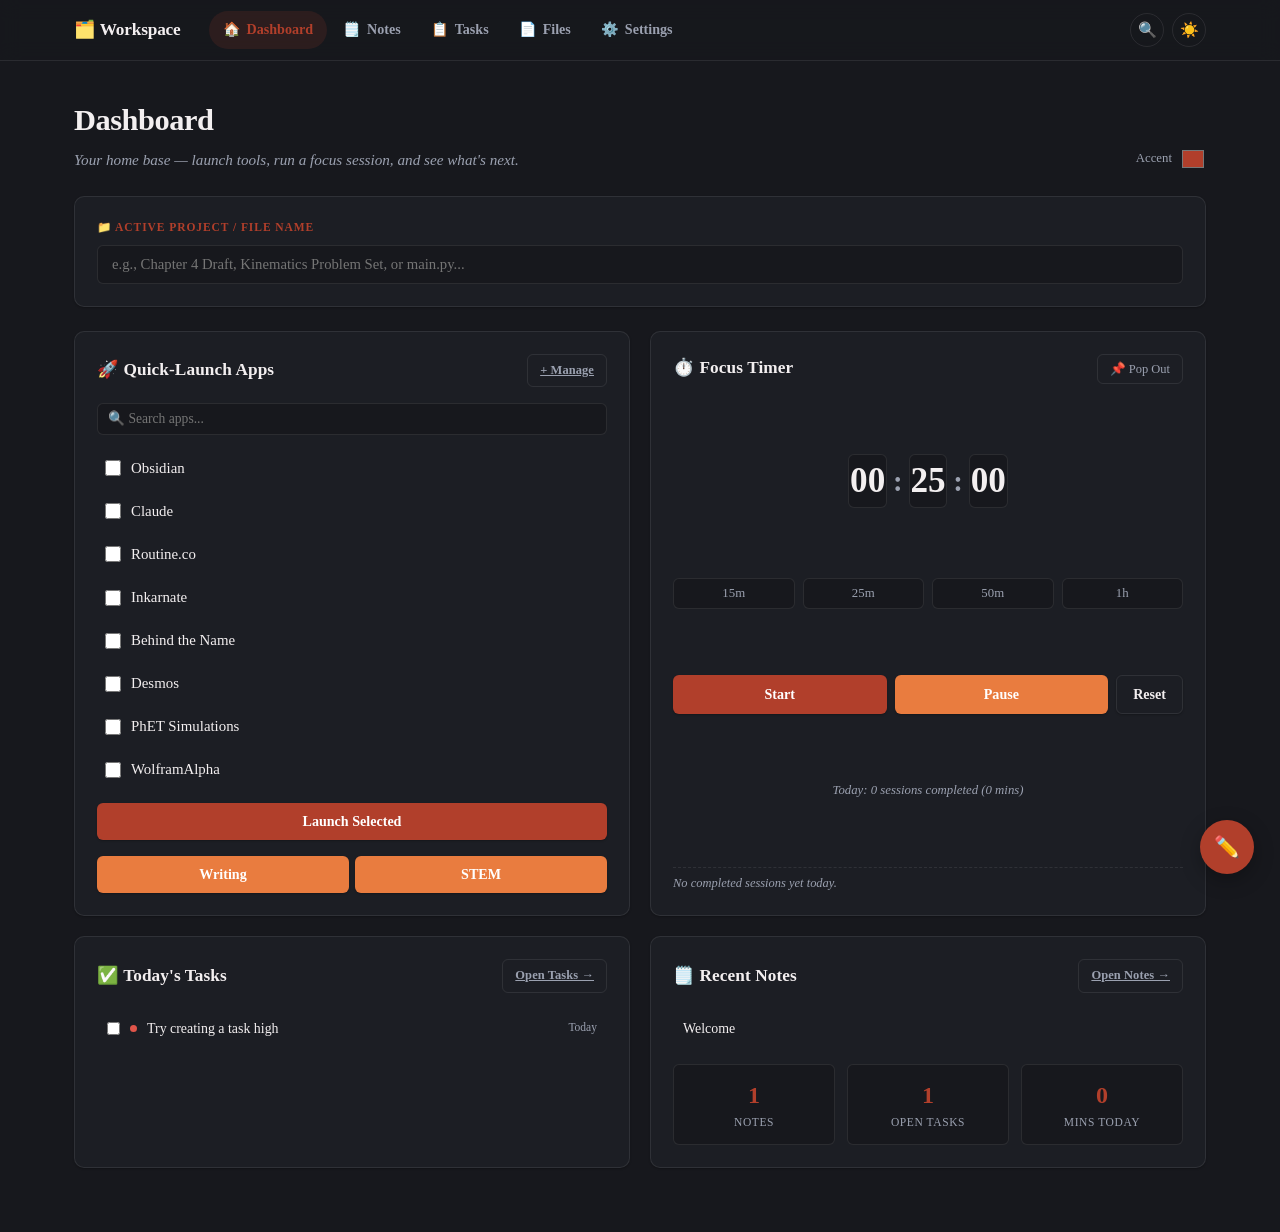
<file: index.html>
<!DOCTYPE html>
<html lang="en">
<head>
  <meta charset="UTF-8">
  <meta name="viewport" content="width=device-width, initial-scale=1.0">
  <title>Dashboard — Workspace</title>
  <link rel="stylesheet" href="css/styles.css">
</head>
<body>

  <nav class="topnav">
    <div class="topnav-inner">
      <a href="index.html" class="topnav-brand">🗂️ Workspace</a>
      <div class="topnav-links">
        <a href="index.html" class="topnav-link" data-nav="dashboard">🏠 <span class="label">Dashboard</span></a>
        <a href="notes.html" class="topnav-link" data-nav="notes">🗒️ <span class="label">Notes</span></a>
        <a href="tasks.html" class="topnav-link" data-nav="tasks">📋 <span class="label">Tasks</span></a>
        <a href="preview.html" class="topnav-link" data-nav="preview">📄 <span class="label">Files</span></a>
        <a href="settings.html" class="topnav-link" data-nav="settings">⚙️ <span class="label">Settings</span></a>
      </div>
      <div class="topnav-actions">
        <button class="topnav-timer-badge" id="timerBadge"></button>
        <button class="topnav-icon-btn" onclick="openCommandPalette()" title="Command palette (Ctrl/Cmd+P)">🔍</button>
        <button class="topnav-icon-btn" id="themeBtn" onclick="toggleTheme()">☀️</button>
      </div>
    </div>
  </nav>

  <div class="page">
    <div class="page-header">
      <div>
        <div class="page-title">Dashboard</div>
        <div class="page-subtitle">Your home base — launch tools, run a focus session, and see what's next.</div>
      </div>
      <div class="page-header-actions">
        <div class="accent-picker-wrapper flex-row">
          <span class="text-muted" style="font-size:0.8rem;">Accent</span>
          <input type="color" id="accentPicker" style="width:26px;height:26px;border:none;background:transparent;cursor:pointer;" value="#B13F2B" onchange="updateAccentColor(this.value)">
        </div>
      </div>
    </div>

    <div class="card" style="gap: 8px;">
      <label for="activeFile" class="section-label">📁 Active Project / File Name</label>
      <input type="text" id="activeFile" class="text-input" placeholder="e.g., Chapter 4 Draft, Kinematics Problem Set, or main.py...">
    </div>

    <div id="mainGrid" class="widget-grid">
      <!-- Quick-Launch Apps -->
      <div class="card" data-widget-id="launcher" ondragover="onWidgetDragOver(event)" ondrop="onWidgetDrop(event,'launcher')">
        <div class="widget-edit-overlay">
          <button class="btn-icon" onclick="toggleWidgetWide('launcher')" title="Toggle wide">⬍</button>
          <button class="btn-icon btn-icon-close" onclick="toggleWidgetHidden('launcher')" title="Remove">✕</button>
        </div>
        <h2>
          <span class="card-title"><span class="drag-handle" draggable="true" ondragstart="onWidgetDragStart(event,'launcher')">⋮⋮</span>🚀 Quick-Launch Apps</span>
          <div class="header-controls">
            <a class="btn-icon" href="settings.html#apps">+ Manage</a>
          </div>
        </h2>
        <input type="text" id="appSearchInput" class="text-input" placeholder="🔍 Search apps..." oninput="renderChecklist()" style="font-size: 0.85rem; padding: 7px 10px;">
        <div class="checklist" id="checklistContainer"></div>
        <button class="btn" onclick="launchSelected()">Launch Selected</button>
        <div class="header-controls" id="presetButtonsContainer" style="width:100%;"></div>
      </div>

      <!-- Focus Timer -->
      <div class="card" style="justify-content: space-between;" data-widget-id="timer" ondragover="onWidgetDragOver(event)" ondrop="onWidgetDrop(event,'timer')">
        <div class="widget-edit-overlay">
          <button class="btn-icon" onclick="toggleWidgetWide('timer')" title="Toggle wide">⬍</button>
          <button class="btn-icon btn-icon-close" onclick="toggleWidgetHidden('timer')" title="Remove">✕</button>
        </div>
        <h2>
          <span class="card-title"><span class="drag-handle" draggable="true" ondragstart="onWidgetDragStart(event,'timer')">⋮⋮</span>⏱️ Focus Timer</span>
          <div class="header-controls">
            <button class="btn-icon" onclick="popoutTimer()">📌 Pop Out</button>
          </div>
        </h2>

        <div class="timer-display">
          <input type="number" id="hrsSlot" class="time-slot" value="00" min="0" max="99" onchange="onTimerInputsChanged()">
          <span class="timer-colon">:</span>
          <input type="number" id="minsSlot" class="time-slot" value="25" min="0" max="59" onchange="onTimerInputsChanged()">
          <span class="timer-colon">:</span>
          <input type="number" id="secsSlot" class="time-slot" value="00" min="0" max="59" onchange="onTimerInputsChanged()">
        </div>

        <div class="preset-group">
          <button class="btn-preset" onclick="timerSetSeconds(15*60)">15m</button>
          <button class="btn-preset" onclick="timerSetSeconds(25*60)">25m</button>
          <button class="btn-preset" onclick="timerSetSeconds(50*60)">50m</button>
          <button class="btn-preset" onclick="timerSetSeconds(60*60)">1h</button>
        </div>

        <div class="timer-controls">
          <button class="btn" id="startBtn" onclick="timerStart()">Start</button>
          <button class="btn btn-light" onclick="timerPause()">Pause</button>
          <button class="btn btn-ghost" style="flex: 0.8;" onclick="timerReset()">Reset</button>
        </div>

        <div class="stats-badge" id="statsDisplay">Today: 0 sessions completed (0 mins)</div>
        <div class="history-log" id="sessionHistoryLog"><div><em>No completed sessions yet today.</em></div></div>
      </div>

      <!-- Tasks for Today -->
      <div class="card" data-widget-id="todaytasks" ondragover="onWidgetDragOver(event)" ondrop="onWidgetDrop(event,'todaytasks')">
        <div class="widget-edit-overlay">
          <button class="btn-icon" onclick="toggleWidgetWide('todaytasks')" title="Toggle wide">⬍</button>
          <button class="btn-icon btn-icon-close" onclick="toggleWidgetHidden('todaytasks')" title="Remove">✕</button>
        </div>
        <h2>
          <span class="card-title"><span class="drag-handle" draggable="true" ondragstart="onWidgetDragStart(event,'todaytasks')">⋮⋮</span>✅ Today's Tasks</span>
          <div class="header-controls">
            <a class="btn-icon" href="tasks.html">Open Tasks →</a>
          </div>
        </h2>
        <div class="mini-list" id="todayTasksList"></div>
      </div>

      <!-- Recent Notes -->
      <div class="card" data-widget-id="recentnotes" ondragover="onWidgetDragOver(event)" ondrop="onWidgetDrop(event,'recentnotes')">
        <div class="widget-edit-overlay">
          <button class="btn-icon" onclick="toggleWidgetWide('recentnotes')" title="Toggle wide">⬍</button>
          <button class="btn-icon btn-icon-close" onclick="toggleWidgetHidden('recentnotes')" title="Remove">✕</button>
        </div>
        <h2>
          <span class="card-title"><span class="drag-handle" draggable="true" ondragstart="onWidgetDragStart(event,'recentnotes')">⋮⋮</span>🗒️ Recent Notes</span>
          <div class="header-controls">
            <a class="btn-icon" href="notes.html">Open Notes →</a>
          </div>
        </h2>
        <div class="mini-list" id="recentNotesList"></div>
        <div class="stat-row" id="dashboardStatTiles"></div>
      </div>
    </div>
  </div>

  <!-- Edit Layout FAB -->
  <button class="dash-edit-fab" id="dashEditFab" onclick="toggleDashEditMode()" title="Edit dashboard layout">✏️</button>
  <div class="dash-edit-panel" id="dashEditPanel">
    <div>
      <label class="section-label">Columns</label>
      <div class="dash-col-btns" id="dashColButtons"></div>
    </div>
    <div>
      <label class="section-label">Widgets</label>
      <div class="settings-list" id="dashWidgetToggleList"></div>
    </div>
    <span class="field-hint">Drag ⋮⋮ on any panel to reorder it, or use ✕ to remove it.</span>
  </div>

  <!-- Command Palette -->
  <div class="modal-overlay" id="paletteModal" style="align-items: flex-start; padding-top: 12vh;">
    <div class="modal-card palette-modal-card">
      <input type="text" id="paletteInput" class="palette-input" placeholder="Type a note name or command..." oninput="filterPalette()">
      <div class="palette-list" id="paletteList"></div>
      <div class="palette-hint">↑↓ to navigate · Enter to select · Esc to close</div>
    </div>
  </div>

  <canvas id="timerCanvas" width="800" height="400" style="display:none;"></canvas>
  <video id="timerVideo" autoplay muted style="display:none;"></video>

  <script src="js/common.js"></script>
  <script src="js/dashboard.js"></script>
</body>
</html>
</file>
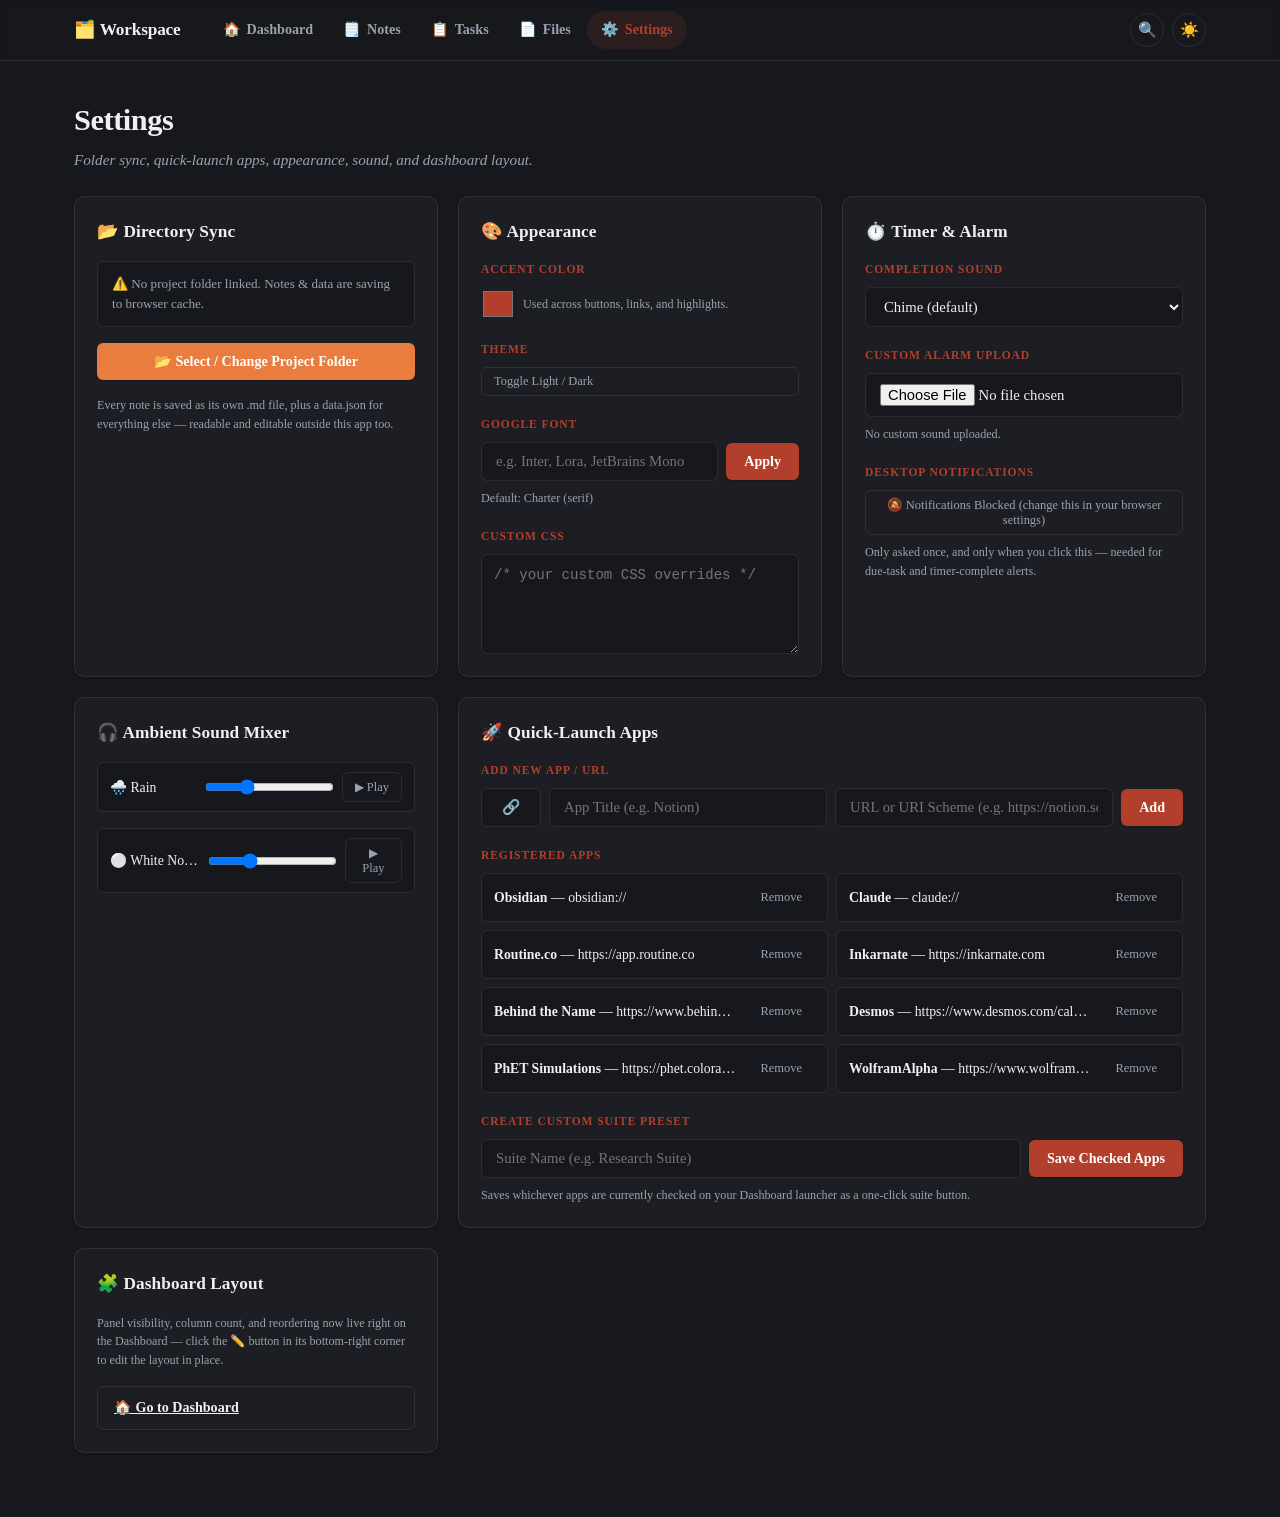
<file: settings.html>
<!DOCTYPE html>
<html lang="en">
<head>
  <meta charset="UTF-8">
  <meta name="viewport" content="width=device-width, initial-scale=1.0">
  <title>Settings — Workspace</title>
  <link rel="stylesheet" href="css/styles.css">
</head>
<body>

  <nav class="topnav">
    <div class="topnav-inner">
      <a href="index.html" class="topnav-brand">🗂️ Workspace</a>
      <div class="topnav-links">
        <a href="index.html" class="topnav-link" data-nav="dashboard">🏠 <span class="label">Dashboard</span></a>
        <a href="notes.html" class="topnav-link" data-nav="notes">🗒️ <span class="label">Notes</span></a>
        <a href="tasks.html" class="topnav-link" data-nav="tasks">📋 <span class="label">Tasks</span></a>
        <a href="preview.html" class="topnav-link" data-nav="preview">📄 <span class="label">Files</span></a>
        <a href="settings.html" class="topnav-link" data-nav="settings">⚙️ <span class="label">Settings</span></a>
      </div>
      <div class="topnav-actions">
        <button class="topnav-timer-badge" id="timerBadge"></button>
        <button class="topnav-icon-btn" onclick="openCommandPalette()" title="Command palette (Ctrl/Cmd+P)">🔍</button>
        <button class="topnav-icon-btn" id="themeBtn" onclick="toggleTheme()">☀️</button>
      </div>
    </div>
  </nav>

  <div class="page">
    <div class="page-header">
      <div>
        <div class="page-title">Settings</div>
        <div class="page-subtitle">Folder sync, quick-launch apps, appearance, sound, and dashboard layout.</div>
      </div>
    </div>

    <div class="settings-grid">

      <!-- Directory Sync -->
      <div class="card">
        <h2><span class="card-title">📂 Directory Sync</span></h2>
        <div class="sync-status" id="fileSyncStatus">⚠️ No project folder linked. Notes & data are saving to browser cache.</div>
        <button class="btn btn-light" onclick="selectProjectDirectory()">📂 Select / Change Project Folder</button>
        <span class="field-hint">Every note is saved as its own <code>.md</code> file, plus a <code>data.json</code> for everything else — readable and editable outside this app too.</span>
      </div>

      <!-- Appearance -->
      <div class="card">
        <h2><span class="card-title">🎨 Appearance</span></h2>
        <div class="settings-section">
          <label class="section-label">Accent Color</label>
          <div class="flex-row">
            <input type="color" id="accentPicker" style="width: 34px; height: 34px; border: none; background: transparent; cursor: pointer;" value="#B13F2B" onchange="updateAccentColor(this.value)">
            <span class="field-hint">Used across buttons, links, and highlights.</span>
          </div>
        </div>
        <div class="settings-section">
          <label class="section-label">Theme</label>
          <button class="btn-icon" onclick="toggleTheme()">Toggle Light / Dark</button>
        </div>
        <div class="settings-section">
          <label class="section-label">Google Font</label>
          <div class="flex-row">
            <input type="text" id="googleFontInput" class="text-input" placeholder="e.g. Inter, Lora, JetBrains Mono">
            <button class="btn btn-auto" onclick="applyGoogleFontFromInput()">Apply</button>
          </div>
          <span class="field-hint" id="currentFontLabel">Default: Charter (serif)</span>
        </div>
        <div class="settings-section">
          <label class="section-label">Custom CSS</label>
          <textarea id="customCssInput" class="textarea-mono" style="height: 100px;" placeholder="/* your custom CSS overrides */" oninput="saveCustomCss()"></textarea>
        </div>
      </div>

      <!-- Timer & Alarm -->
      <div class="card">
        <h2><span class="card-title">⏱️ Timer & Alarm</span></h2>
        <div class="settings-section">
          <label class="section-label">Completion Sound</label>
          <select id="alarmSoundSelect" class="select-input" onchange="saveAlarmSound()">
            <option value="chime">Chime (default)</option>
            <option value="bell">Soft Bell</option>
            <option value="beep">Digital Beep</option>
            <option value="silent">Mute</option>
          </select>
        </div>
        <div class="settings-section">
          <label class="section-label">Custom Alarm Upload</label>
          <input type="file" accept="audio/*" id="customAlarmUpload" class="text-input" onchange="handleCustomAlarmUpload(event)">
          <span class="field-hint" id="customAlarmStatus">No custom sound uploaded.</span>
        </div>
        <div class="settings-section">
          <label class="section-label">Desktop Notifications</label>
          <button class="btn-icon" id="notifPermissionBtn" onclick="onEnableNotificationsClick()">🔔 Enable Desktop Notifications</button>
          <span class="field-hint">Only asked once, and only when you click this — needed for due-task and timer-complete alerts.</span>
        </div>
      </div>

      <!-- Ambient Sound Mixer -->
      <div class="card">
        <h2><span class="card-title">🎧 Ambient Sound Mixer</span></h2>
        <div class="settings-item">
          <span class="item-label">🌧️ Rain</span>
          <div class="flex-row">
            <input type="range" min="0" max="1" step="0.01" value="0.3" oninput="setSoundVolume('rain', this.value)">
            <button class="btn-icon" id="soundBtn-rain" onclick="toggleAmbientSound('rain')">▶ Play</button>
          </div>
        </div>
        <div class="settings-item">
          <span class="item-label">⚪ White Noise</span>
          <div class="flex-row">
            <input type="range" min="0" max="1" step="0.01" value="0.3" oninput="setSoundVolume('white', this.value)">
            <button class="btn-icon" id="soundBtn-white" onclick="toggleAmbientSound('white')">▶ Play</button>
          </div>
        </div>
      </div>

      <!-- App Manager -->
      <div class="card card-wide" id="apps">
        <h2><span class="card-title">🚀 Quick-Launch Apps</span></h2>

        <div class="settings-section">
          <label class="section-label">Add New App / URL</label>
          <div class="flex-row">
            <input type="text" id="modalIcon" class="text-input" placeholder="🔗" style="max-width: 60px; text-align: center;">
            <input type="text" id="modalTitle" class="text-input" placeholder="App Title (e.g. Notion)">
            <input type="text" id="modalUrl" class="text-input" placeholder="URL or URI Scheme (e.g. https://notion.so)">
            <button class="btn btn-auto" onclick="addAppFromModal()">Add</button>
          </div>
        </div>

        <div class="settings-section">
          <label class="section-label">Registered Apps</label>
          <div class="app-grid-list" id="modalAppsList"></div>
        </div>

        <div class="settings-section">
          <label class="section-label">Create Custom Suite Preset</label>
          <div class="flex-row">
            <input type="text" id="suiteNameInput" class="text-input" placeholder="Suite Name (e.g. Research Suite)">
            <button class="btn btn-auto" onclick="saveCustomSuiteFromSettings()">Save Checked Apps</button>
          </div>
          <span class="field-hint">Saves whichever apps are currently checked on your Dashboard launcher as a one-click suite button.</span>
        </div>
      </div>

      <!-- Dashboard Layout -->
      <div class="card">
        <h2><span class="card-title">🧩 Dashboard Layout</span></h2>
        <span class="field-hint">Panel visibility, column count, and reordering now live right on the Dashboard — click the ✏️ button in its bottom-right corner to edit the layout in place.</span>
        <a class="btn btn-ghost" href="index.html">🏠 Go to Dashboard</a>
      </div>

    </div>
  </div>

  <!-- Command Palette -->
  <div class="modal-overlay" id="paletteModal" style="align-items: flex-start; padding-top: 12vh;">
    <div class="modal-card palette-modal-card">
      <input type="text" id="paletteInput" class="palette-input" placeholder="Type a note name or command..." oninput="filterPalette()">
      <div class="palette-list" id="paletteList"></div>
      <div class="palette-hint">↑↓ to navigate · Enter to select · Esc to close</div>
    </div>
  </div>

  <script src="js/common.js"></script>
  <script src="js/settings.js"></script>
</body>
</html>
</file>
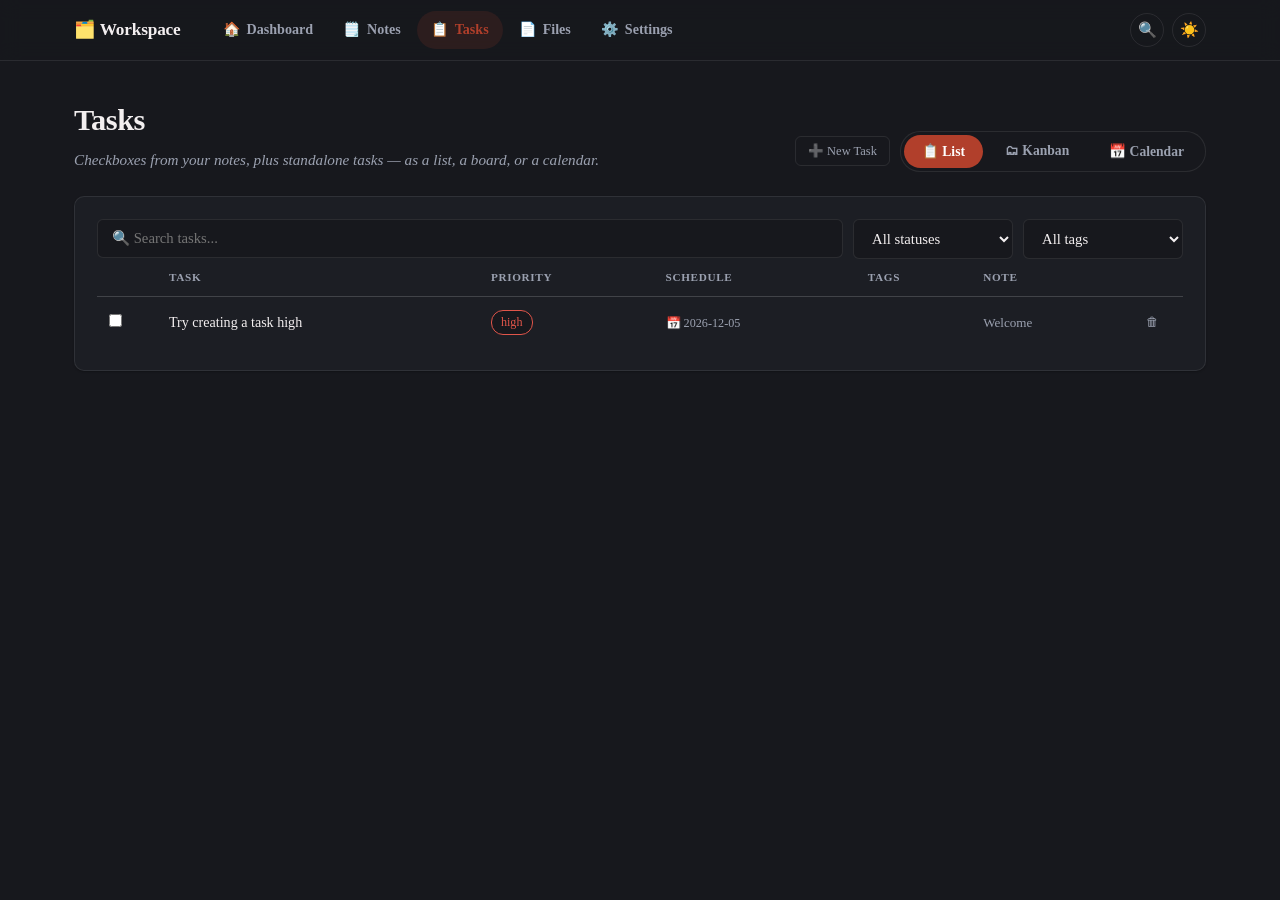
<file: tasks.html>
<!DOCTYPE html>
<html lang="en">
<head>
  <meta charset="UTF-8">
  <meta name="viewport" content="width=device-width, initial-scale=1.0">
  <title>Tasks — Workspace</title>
  <link rel="stylesheet" href="css/styles.css">
</head>
<body>

  <nav class="topnav">
    <div class="topnav-inner">
      <a href="index.html" class="topnav-brand">🗂️ Workspace</a>
      <div class="topnav-links">
        <a href="index.html" class="topnav-link" data-nav="dashboard">🏠 <span class="label">Dashboard</span></a>
        <a href="notes.html" class="topnav-link" data-nav="notes">🗒️ <span class="label">Notes</span></a>
        <a href="tasks.html" class="topnav-link" data-nav="tasks">📋 <span class="label">Tasks</span></a>
        <a href="preview.html" class="topnav-link" data-nav="preview">📄 <span class="label">Files</span></a>
        <a href="settings.html" class="topnav-link" data-nav="settings">⚙️ <span class="label">Settings</span></a>
      </div>
      <div class="topnav-actions">
        <button class="topnav-timer-badge" id="timerBadge"></button>
        <button class="topnav-icon-btn" onclick="openCommandPalette()" title="Command palette (Ctrl/Cmd+P)">🔍</button>
        <button class="topnav-icon-btn" id="themeBtn" onclick="toggleTheme()">☀️</button>
      </div>
    </div>
  </nav>

  <div class="page">
    <div class="page-header">
      <div>
        <div class="page-title">Tasks</div>
        <div class="page-subtitle">Checkboxes from your notes, plus standalone tasks — as a list, a board, or a calendar.</div>
      </div>
      <div class="page-header-actions">
        <button class="btn-icon" onclick="toggleNewTaskModal(true)">➕ New Task</button>
        <div class="tabs-bar">
          <button class="tab-btn active" data-tab="list" onclick="setTasksTab('list')">📋 List</button>
          <button class="tab-btn" data-tab="kanban" onclick="setTasksTab('kanban')">🗂 Kanban</button>
          <button class="tab-btn" data-tab="calendar" onclick="setTasksTab('calendar')">📅 Calendar</button>
        </div>
      </div>
    </div>

    <!-- LIST VIEW -->
    <div id="listView" class="card">
      <div class="task-toolbar">
        <input type="text" id="taskSearchInput" class="text-input flex-1" placeholder="🔍 Search tasks..." oninput="onListFilterChange()" style="min-width: 200px;">
        <select id="statusFilterSelect" class="select-input" onchange="onListFilterChange()">
          <option value="all">All statuses</option>
          <option value="todo">To Do</option>
          <option value="inprogress">In Progress</option>
          <option value="done">Done</option>
        </select>
        <select id="tagFilterSelect" class="select-input" onchange="onListFilterChange()">
          <option value="all">All tags</option>
        </select>
      </div>
      <div style="overflow-x: auto;">
        <table class="task-list-table">
          <thead>
            <tr>
              <th style="width: 60px;"></th>
              <th onclick="sortListBy('text')">Task</th>
              <th onclick="sortListBy('priority')">Priority</th>
              <th onclick="sortListBy('due')">Schedule</th>
              <th>Tags</th>
              <th onclick="sortListBy('note')">Note</th>
              <th style="width: 36px;"></th>
            </tr>
          </thead>
          <tbody id="taskListBody"></tbody>
        </table>
      </div>
      <div class="empty-state" id="taskListEmpty" style="display: none;"><span class="empty-icon">✅</span>No tasks match these filters.</div>
    </div>

    <!-- KANBAN VIEW -->
    <div id="kanbanView" class="card" style="display: none;">
      <div class="kanban-board">
        <div class="kanban-column">
          <h3>To Do <span class="kanban-count" id="kanban-count-todo">0</span></h3>
          <div class="kanban-list" id="kanban-todo" ondragover="event.preventDefault(); this.classList.add('drag-over')" ondragleave="this.classList.remove('drag-over')" ondrop="onColumnDrop(event,'todo')"></div>
        </div>
        <div class="kanban-column">
          <h3>In Progress <span class="kanban-count" id="kanban-count-inprogress">0</span></h3>
          <div class="kanban-list" id="kanban-inprogress" ondragover="event.preventDefault(); this.classList.add('drag-over')" ondragleave="this.classList.remove('drag-over')" ondrop="onColumnDrop(event,'inprogress')"></div>
        </div>
        <div class="kanban-column">
          <h3>Done <span class="kanban-count" id="kanban-count-done">0</span></h3>
          <div class="kanban-list" id="kanban-done" ondragover="event.preventDefault(); this.classList.add('drag-over')" ondragleave="this.classList.remove('drag-over')" ondrop="onColumnDrop(event,'done')"></div>
        </div>
      </div>
    </div>

    <!-- CALENDAR VIEW -->
    <div id="calendarView" class="card" style="display: none;">
      <span class="field-hint">Only tasks with a scheduled date or date range show here — unplanned tasks live in List and Kanban.</span>
      <div class="calendar-controls">
        <button class="btn-icon" onclick="calendarNav(-1)">◀</button>
        <span id="calendarLabel" class="calendar-label"></span>
        <button class="btn-icon" onclick="calendarNav(1)">▶</button>
        <button class="btn-icon" onclick="calendarToday()">Today</button>
        <span style="flex: 1;"></span>
        <button class="btn-icon calendar-mode-btn calendar-mode-active" data-mode="month" onclick="setCalendarMode('month')">Month</button>
        <button class="btn-icon calendar-mode-btn" data-mode="week" onclick="setCalendarMode('week')">Week</button>
      </div>
      <div id="calendarContainer"></div>
    </div>
  </div>

  <!-- New Task Modal -->
  <div class="modal-overlay" id="newTaskModal">
    <div class="modal-card">
      <h2>
        <span>➕ New Task</span>
        <button class="btn-icon btn-icon-close" onclick="toggleNewTaskModal(false)">✕</button>
      </h2>

      <div class="settings-section">
        <label class="section-label">Task</label>
        <input type="text" id="newTaskText" class="text-input" placeholder="What needs doing?" onkeydown="if(event.key==='Enter') submitNewTask()">
      </div>

      <div class="settings-section">
        <label class="section-label">Priority</label>
        <select id="newTaskPriority" class="select-input">
          <option value="">None</option>
          <option value="high">High</option>
          <option value="medium">Medium</option>
          <option value="low">Low</option>
        </select>
      </div>

      <div class="settings-section">
        <label class="section-label">Scheduling</label>
        <div class="schedule-radio-group">
          <label><input type="radio" name="newTaskSchedule" value="unplanned" checked onchange="onNewTaskScheduleChange()"> Unplanned</label>
          <label><input type="radio" name="newTaskSchedule" value="single" onchange="onNewTaskScheduleChange()"> Single day</label>
          <label><input type="radio" name="newTaskSchedule" value="range" onchange="onNewTaskScheduleChange()"> Date range</label>
        </div>
        <div class="flex-row" id="newTaskDateRow" style="display: none;">
          <input type="date" id="newTaskDue" class="text-input">
          <div class="flex-row" id="newTaskDueEndWrap" style="display: none;">
            <span class="text-muted">to</span>
            <input type="date" id="newTaskDueEnd" class="text-input">
          </div>
        </div>
      </div>

      <div class="settings-section">
        <label class="section-label">Recurring (optional)</label>
        <input type="text" id="newTaskRecurring" class="text-input" placeholder="e.g. every week">
      </div>

      <div class="settings-section">
        <label class="section-label">Tags (comma separated)</label>
        <input type="text" id="newTaskTags" class="text-input" placeholder="e.g. work, urgent">
      </div>

      <button class="btn" onclick="submitNewTask()">Create Task</button>
    </div>
  </div>

  <!-- Command Palette -->
  <div class="modal-overlay" id="paletteModal" style="align-items: flex-start; padding-top: 12vh;">
    <div class="modal-card palette-modal-card">
      <input type="text" id="paletteInput" class="palette-input" placeholder="Type a note name or command..." oninput="filterPalette()">
      <div class="palette-list" id="paletteList"></div>
      <div class="palette-hint">↑↓ to navigate · Enter to select · Esc to close</div>
    </div>
  </div>

  <script src="js/common.js"></script>
  <script src="js/tasks.js"></script>
</body>
</html>
</file>
<file: css/styles.css>
/* ==========================================================================
   Workspace — shared design system
   Used by every page: index.html, notes.html, tasks.html, settings.html, preview.html
   ========================================================================== */

:root {
  --background-primary: #17181d;
  --background-secondary: #1c1e24;
  --text-normal: #F3EFF0;
  --text-muted: #9BA1B0;

  --bg: var(--background-primary);
  --card-bg: var(--background-secondary);
  --card-border: rgba(243, 239, 240, 0.09);
  --text: var(--text-normal);
  --text-muted-var: var(--text-muted);

  --accent: #B13F2B;
  --accent-light: #C86644;
  --accent-wash: rgba(177, 63, 43, 0.14);
  --input-bg: var(--background-primary);

  --shadow-sm: 0 1px 2px rgba(0, 0, 0, 0.25);
  --shadow-md: 0 6px 20px rgba(0, 0, 0, 0.28);
  --radius: 10px;
  --radius-sm: 6px;

  --priority-high: #e0554a;
  --priority-medium: #d6a53f;
  --priority-low: #4c8fd6;
}

[data-theme="light"] {
  --background-primary: #FDFAF2;
  --background-secondary: #F8F3E6;
  --text-normal: #2B2A27;
  --text-muted: #6B6D73;

  --bg: var(--background-primary);
  --card-bg: var(--background-secondary);
  --card-border: rgba(43, 42, 39, 0.11);
  --text: var(--text-normal);
  --text-muted-var: var(--text-muted);
  --input-bg: #FFFFFF;
  --accent-wash: rgba(177, 63, 43, 0.09);

  --shadow-sm: 0 1px 2px rgba(43, 42, 39, 0.06);
  --shadow-md: 0 10px 28px rgba(43, 42, 39, 0.10);
}

* {
  box-sizing: border-box;
  margin: 0;
  padding: 0;
  font-family: var(--custom-font, 'Charter', 'Bitstream Charter', 'Sitka Text', 'Cambria', Georgia, serif);
}

*:not(.no-transition) {
  transition: background-color 0.2s ease, color 0.2s ease, border-color 0.2s ease, opacity 0.2s ease, box-shadow 0.2s ease, transform 0.15s ease;
}

html { scroll-behavior: smooth; }

body {
  background-color: var(--bg);
  color: var(--text);
  min-height: 100vh;
  line-height: 1.55;
  padding-bottom: 64px;
  animation: page-fade-in 0.25s ease;
}

@keyframes page-fade-in {
  from { opacity: 0; transform: translateY(4px); }
  to { opacity: 1; transform: translateY(0); }
}

a { color: inherit; }

::-webkit-scrollbar { width: 10px; height: 10px; }
::-webkit-scrollbar-track { background: transparent; }
::-webkit-scrollbar-thumb { background: var(--card-border); border-radius: 8px; }
::-webkit-scrollbar-thumb:hover { background: var(--text-muted-var); }

/* ==========================================================================
   Top navigation — sticky, shared across every page
   ========================================================================== */

.topnav {
  position: sticky;
  top: 0;
  z-index: 500;
  background: color-mix(in srgb, var(--bg) 88%, transparent);
  backdrop-filter: blur(10px);
  -webkit-backdrop-filter: blur(10px);
  border-bottom: 1px solid var(--card-border);
}

.topnav-inner {
  max-width: 1180px;
  margin: 0 auto;
  padding: 0 24px;
  height: 60px;
  display: flex;
  align-items: center;
  gap: 28px;
}

.topnav-brand {
  font-weight: 700;
  font-size: 1.08rem;
  letter-spacing: -0.01em;
  text-decoration: none;
  color: var(--text);
  display: flex;
  align-items: center;
  gap: 8px;
  flex-shrink: 0;
}

.topnav-links {
  display: flex;
  align-items: center;
  gap: 2px;
  flex: 1;
}

.topnav-link {
  display: flex;
  align-items: center;
  gap: 6px;
  text-decoration: none;
  color: var(--text-muted-var);
  font-size: 0.88rem;
  font-weight: 600;
  padding: 8px 14px;
  border-radius: 20px;
}

.topnav-link:hover { color: var(--text); background: var(--card-bg); }

.topnav-link.active {
  color: var(--accent);
  background: var(--accent-wash);
}

.topnav-actions {
  display: flex;
  align-items: center;
  gap: 8px;
  flex-shrink: 0;
}

.topnav-icon-btn {
  background: transparent;
  border: 1px solid var(--card-border);
  color: var(--text-muted-var);
  width: 34px;
  height: 34px;
  border-radius: 50%;
  cursor: pointer;
  font-size: 0.95rem;
  display: flex;
  align-items: center;
  justify-content: center;
}

.topnav-icon-btn:hover { border-color: var(--accent); color: var(--accent); }

.topnav-timer-badge {
  display: none;
  align-items: center;
  gap: 6px;
  background: var(--accent-wash);
  color: var(--accent);
  border: 1px solid transparent;
  padding: 0 14px;
  height: 34px;
  border-radius: 20px;
  font-weight: 700;
  font-size: 0.85rem;
  font-variant-numeric: tabular-nums;
  cursor: pointer;
}

@media (max-width: 860px) {
  .topnav-inner { gap: 12px; padding: 0 14px; }
  .topnav-link span.label { display: none; }
  .topnav-link { padding: 8px 10px; }
}

/* ==========================================================================
   Page shell
   ========================================================================== */

.page {
  max-width: 1180px;
  margin: 0 auto;
  padding: 36px 24px 0;
  display: flex;
  flex-direction: column;
  gap: 24px;
}

.page-header {
  display: flex;
  align-items: flex-end;
  justify-content: space-between;
  gap: 16px;
  flex-wrap: wrap;
}

.page-title {
  font-size: 1.9rem;
  font-weight: 700;
  letter-spacing: -0.015em;
}

.page-subtitle {
  color: var(--text-muted-var);
  font-size: 0.95rem;
  font-style: italic;
  margin-top: 4px;
}

.page-header-actions { display: flex; align-items: center; gap: 10px; flex-wrap: wrap; }

/* ==========================================================================
   Cards, grid, generic components (buttons/inputs/etc.)
   ========================================================================== */

.widget-grid {
  display: grid;
  grid-template-columns: repeat(auto-fit, minmax(320px, 1fr));
  gap: 20px;
}

.card-wide { grid-column: span 2; }
@media (max-width: 760px) { .card-wide { grid-column: span 1; } }

/* ---- Dashboard edit mode: column count, per-widget remove, drag reorder ---- */
#mainGrid { position: relative; }
#mainGrid .card { position: relative; }
.widget-edit-overlay { display: none; position: absolute; top: 10px; right: 10px; gap: 4px; z-index: 5; }
.dashboard-editing .widget-edit-overlay { display: flex; }
.dashboard-editing .card { outline: 1.5px dashed var(--card-border); outline-offset: 4px; }
#mainGrid .drag-handle { display: none; }
.dashboard-editing .drag-handle { display: inline; }

.dash-edit-fab {
  position: fixed;
  bottom: 26px;
  right: 26px;
  width: 54px;
  height: 54px;
  border-radius: 50%;
  background: var(--accent);
  color: #fff;
  border: none;
  font-size: 1.3rem;
  cursor: pointer;
  box-shadow: var(--shadow-md);
  z-index: 900;
  display: flex;
  align-items: center;
  justify-content: center;
}
.dash-edit-fab:hover { filter: brightness(1.08); }
.dash-edit-fab.active { background: var(--priority-high); }

.dash-edit-panel {
  display: none;
  position: fixed;
  bottom: 92px;
  right: 26px;
  width: 280px;
  background: var(--card-bg);
  border: 1px solid var(--card-border);
  border-radius: var(--radius);
  box-shadow: var(--shadow-md);
  padding: 18px;
  z-index: 900;
  flex-direction: column;
  gap: 14px;
}
.dash-edit-panel.open { display: flex; }
.dash-col-btns { display: flex; gap: 6px; }
.dash-col-btn { flex: 1; padding: 8px 0; border-radius: var(--radius-sm); border: 1px solid var(--card-border); background: var(--input-bg); color: var(--text-muted-var); cursor: pointer; font-weight: 700; }
.dash-col-btn.active { border-color: var(--accent); color: var(--accent); background: var(--accent-wash); }

.card {
  background: var(--card-bg);
  border: 1px solid var(--card-border);
  border-radius: var(--radius);
  padding: 22px;
  display: flex;
  flex-direction: column;
  gap: 16px;
  box-shadow: var(--shadow-sm);
}

.card h2 {
  font-size: 1.08rem;
  font-weight: 700;
  display: flex;
  align-items: center;
  justify-content: space-between;
  gap: 10px;
  letter-spacing: 0.005em;
}

.card h2 .card-title { display: flex; align-items: center; gap: 8px; }

.section-label {
  font-size: 0.72rem;
  font-weight: 700;
  text-transform: uppercase;
  letter-spacing: 0.08em;
  color: var(--accent);
}

.header-controls { display: flex; gap: 6px; align-items: center; flex-wrap: wrap; }

.btn {
  background: var(--accent);
  color: #ffffff;
  border: none;
  padding: 10px 16px;
  border-radius: var(--radius-sm);
  font-weight: 700;
  cursor: pointer;
  width: 100%;
  font-size: 0.88rem;
  box-shadow: var(--shadow-sm);
}

.btn:hover { filter: brightness(1.08); box-shadow: var(--shadow-md); }
.btn:active { transform: translateY(1px); }
.btn-light { background: var(--accent-light); color: #fff; }
.btn-ghost { background: transparent; border: 1px solid var(--card-border); color: var(--text); }
.btn-ghost:hover { border-color: var(--accent); color: var(--accent); }
.btn-auto { width: auto; padding: 10px 18px; white-space: nowrap; }
.btn-danger { background: var(--priority-high); color: #fff; }

.btn-icon {
  background: transparent;
  color: var(--text-muted-var);
  border: 1px solid var(--card-border);
  padding: 6px 12px;
  border-radius: var(--radius-sm);
  font-size: 0.78rem;
  cursor: pointer;
  display: inline-flex;
  align-items: center;
  gap: 4px;
}

.btn-icon:hover { border-color: var(--accent); color: var(--accent); }
.btn-icon.active { border-color: var(--accent); color: var(--accent); background: var(--accent-wash); }
.btn-icon-close { color: var(--text-muted-var); border-color: transparent; }
.btn-icon-close:hover { background: var(--accent); color: #fff; border-color: var(--accent); }

.drag-handle { cursor: grab; color: var(--text-muted-var); font-size: 0.85rem; }
.drag-handle:active { cursor: grabbing; }

.text-input, .select-input, textarea.text-input {
  width: 100%;
  background: var(--input-bg);
  border: 1px solid var(--card-border);
  color: var(--text);
  padding: 10px 14px;
  border-radius: var(--radius-sm);
  outline: none;
  font-size: 0.92rem;
}

.text-input:focus, .select-input:focus { border-color: var(--accent); box-shadow: 0 0 0 3px var(--accent-wash); }

.textarea-mono {
  width: 100%;
  background: var(--input-bg);
  border: 1px solid var(--card-border);
  color: var(--text);
  padding: 12px;
  border-radius: var(--radius-sm);
  outline: none;
  resize: vertical;
  font-size: 0.88rem;
  font-family: 'SFMono-Regular', Consolas, 'Liberation Mono', Menlo, monospace;
}
.textarea-mono:focus { border-color: var(--accent); }

.checklist {
  display: flex;
  flex-direction: column;
  gap: 8px;
  min-height: 260px;
  max-height: 380px;
  overflow-y: auto;
  padding-right: 4px;
}

.check-item {
  display: flex;
  align-items: center;
  gap: 10px;
  font-size: 0.93rem;
  cursor: pointer;
  padding: 6px 8px;
  border-radius: var(--radius-sm);
}
.check-item:hover { background: var(--input-bg); }
.check-item input { accent-color: var(--accent); width: 16px; height: 16px; cursor: pointer; }

.empty-state {
  text-align: center;
  color: var(--text-muted-var);
  font-size: 0.88rem;
  padding: 28px 12px;
  border: 1px dashed var(--card-border);
  border-radius: var(--radius-sm);
}
.empty-state .empty-icon { font-size: 1.6rem; display: block; margin-bottom: 8px; }

/* ==========================================================================
   Modals (command palette, graph)
   ========================================================================== */

.modal-overlay {
  display: none;
  position: fixed;
  inset: 0;
  background: rgba(0, 0, 0, 0.6);
  z-index: 10000;
  justify-content: center;
  align-items: center;
  backdrop-filter: blur(5px);
  -webkit-backdrop-filter: blur(5px);
}

.modal-card {
  background: var(--card-bg);
  border: 1px solid var(--card-border);
  border-radius: 14px;
  width: 90%;
  max-width: 620px;
  max-height: 85vh;
  display: flex;
  flex-direction: column;
  gap: 16px;
  padding: 24px;
  overflow-y: auto;
  box-shadow: var(--shadow-md);
}

.modal-card h2 { font-size: 1.2rem; display: flex; justify-content: space-between; align-items: center; }
.modal-card-wide { max-width: 960px !important; }

.settings-list { display: flex; flex-direction: column; gap: 8px; max-height: 220px; overflow-y: auto; }
.app-grid-list {
  display: grid;
  grid-template-columns: repeat(auto-fill, minmax(230px, 1fr));
  gap: 8px;
  max-height: 460px;
  overflow-y: auto;
}
.settings-item {
  display: flex;
  justify-content: space-between;
  align-items: center;
  background: var(--input-bg);
  padding: 9px 12px;
  border-radius: var(--radius-sm);
  border: 1px solid var(--card-border);
  font-size: 0.86rem;
  gap: 10px;
}
.settings-item span.item-label { overflow: hidden; text-overflow: ellipsis; white-space: nowrap; }

.sync-status {
  font-size: 0.82rem;
  padding: 12px 14px;
  border-radius: var(--radius-sm);
  background: var(--input-bg);
  border: 1px solid var(--card-border);
  color: var(--text-muted-var);
  line-height: 1.5;
}

/* Command palette */
.palette-modal-card { max-width: 560px; width: 90%; padding: 0; overflow: hidden; }
.palette-input {
  width: 100%;
  border: none;
  border-bottom: 1px solid var(--card-border);
  background: transparent;
  color: var(--text);
  padding: 18px 22px;
  font-size: 1.05rem;
  outline: none;
}
.palette-list { max-height: 360px; overflow-y: auto; padding: 8px; }
.palette-item { padding: 11px 16px; border-radius: 8px; font-size: 0.9rem; cursor: pointer; }
.palette-item:hover, .palette-active { background: var(--accent); color: #fff; }
.palette-hint { padding: 8px 22px 14px; font-size: 0.72rem; color: var(--text-muted-var); border-top: 1px solid var(--card-border); }

/* ==========================================================================
   Timer
   ========================================================================== */

.timer-display { display: flex; align-items: center; justify-content: center; gap: 6px; margin: 4px 0; }
.time-slot {
  width: 2.2ch;
  background: var(--input-bg);
  border: 1px solid var(--card-border);
  color: var(--text);
  font-size: 2.2rem;
  font-weight: 700;
  text-align: center;
  border-radius: var(--radius-sm);
  outline: none;
  padding: 6px 0;
}
.time-slot:focus { border-color: var(--accent); }
.time-slot::-webkit-inner-spin-button, .time-slot::-webkit-outer-spin-button { -webkit-appearance: none; margin: 0; }
.time-slot { -moz-appearance: textfield; }
.timer-colon { font-size: 1.8rem; font-weight: 700; color: var(--text-muted-var); }
.preset-group { display: flex; gap: 8px; }
.btn-preset {
  background: var(--input-bg);
  border: 1px solid var(--card-border);
  color: var(--text-muted-var);
  padding: 7px;
  border-radius: var(--radius-sm);
  font-size: 0.8rem;
  cursor: pointer;
  flex: 1;
}
.btn-preset:hover { border-color: var(--accent); color: var(--accent); }
.timer-controls { display: flex; gap: 8px; }
.stats-badge { font-size: 0.8rem; color: var(--text-muted-var); text-align: center; font-style: italic; }
.history-log {
  font-size: 0.78rem;
  color: var(--text-muted-var);
  max-height: 60px;
  overflow-y: auto;
  border-top: 1px dashed var(--card-border);
  padding-top: 6px;
  display: flex;
  flex-direction: column;
  gap: 4px;
}

/* ==========================================================================
   Dashboard mini-widgets (today's tasks / recent notes)
   ========================================================================== */

.mini-list { display: flex; flex-direction: column; gap: 4px; }
.mini-list-item {
  display: flex;
  align-items: center;
  gap: 10px;
  padding: 9px 10px;
  border-radius: var(--radius-sm);
  font-size: 0.87rem;
  cursor: pointer;
}
.mini-list-item:hover { background: var(--input-bg); }
.mini-list-item .mini-title { flex: 1; overflow: hidden; text-overflow: ellipsis; white-space: nowrap; }
.mini-list-item .mini-meta { font-size: 0.72rem; color: var(--text-muted-var); flex-shrink: 0; }
.mini-list-item.done .mini-title { text-decoration: line-through; opacity: 0.55; }
.priority-dot { width: 7px; height: 7px; border-radius: 50%; flex-shrink: 0; }
.priority-dot.high { background: var(--priority-high); }
.priority-dot.medium { background: var(--priority-medium); }
.priority-dot.low { background: var(--priority-low); }

.stat-row { display: flex; gap: 12px; }
.stat-tile { flex: 1; background: var(--input-bg); border: 1px solid var(--card-border); border-radius: var(--radius-sm); padding: 12px; text-align: center; }
.stat-tile .stat-num { font-size: 1.5rem; font-weight: 700; color: var(--accent); }
.stat-tile .stat-label { font-size: 0.72rem; color: var(--text-muted-var); text-transform: uppercase; letter-spacing: 0.05em; }

/* ==========================================================================
   Notes page
   ========================================================================== */

.notes-shell { display: flex; gap: 20px; align-items: flex-start; }
.notes-sidebar {
  width: 270px;
  flex-shrink: 0;
  display: flex;
  flex-direction: column;
  gap: 14px;
  background: var(--card-bg);
  border: 1px solid var(--card-border);
  border-radius: var(--radius);
  padding: 16px;
  box-shadow: var(--shadow-sm);
  position: sticky;
  top: 76px;
  max-height: calc(100vh - 96px);
  overflow-y: auto;
}
.notes-main {
  flex: 1;
  min-width: 0;
  background: var(--card-bg);
  border: 1px solid var(--card-border);
  border-radius: var(--radius);
  padding: 26px 32px;
  box-shadow: var(--shadow-sm);
  display: flex;
  flex-direction: column;
  gap: 18px;
}

/* Live Preview: an editable, per-line rendered view — the active line shows
   raw markdown text, every other line shows its rendered formatting. */
.lp-container {
  outline: none;
  min-height: 420px;
  font-size: 1.05rem;
  line-height: 1.65;
  color: var(--text);
  cursor: text;
}
.lp-line {
  padding: 1px 4px;
  border-radius: 4px;
  min-height: 1.65em;
  white-space: pre-wrap;
  word-break: break-word;
}
.lp-line-active {
  background: var(--accent-wash);
  font-family: 'SFMono-Regular', Consolas, 'Liberation Mono', Menlo, monospace;
  font-size: 0.92rem;
  outline: none;
  cursor: text;
}
.lp-line h1, .lp-line h2, .lp-line h3 { display: inline; font-size: 1em; }
.lp-h1 { font-size: 1.6em; font-weight: 700; display: block; }
.lp-h2 { font-size: 1.35em; font-weight: 700; display: block; }
.lp-h3 { font-size: 1.15em; font-weight: 700; display: block; }
.lp-quote { border-left: 3px solid var(--accent); padding-left: 12px; color: var(--text-muted-var); display: block; }
.lp-hr { border: none; border-top: 1px solid var(--card-border); margin: 6px 0; }
.lp-list-item { display: block; padding-left: 1.4em; position: relative; }
.lp-list-item::before { content: '•'; position: absolute; left: 0.3em; color: var(--text-muted-var); }
.lp-code-line { font-family: 'SFMono-Regular', Consolas, Menlo, monospace; background: var(--input-bg); display: block; font-size: 0.9em; }
.lp-line code { background: var(--input-bg); padding: 1px 5px; border-radius: 4px; font-size: 0.9em; }
.lp-checkbox { margin-right: 6px; accent-color: var(--accent); cursor: pointer; }
.lp-checkbox-line.lp-done { text-decoration: line-through; opacity: 0.6; }

@media (max-width: 860px) {
  .notes-shell { flex-direction: column; }
  .notes-sidebar { width: 100%; position: static; max-height: none; }
}

.tag-chips { display: flex; flex-wrap: wrap; gap: 6px; }
.tag-chip {
  font-size: 0.73rem;
  padding: 3px 10px;
  border-radius: 20px;
  border: 1px solid var(--card-border);
  color: var(--text-muted-var);
  cursor: pointer;
  background: var(--input-bg);
}
.tag-chip:hover { border-color: var(--accent); color: var(--accent); }
.tag-chip-active { background: var(--accent); color: #fff; border-color: var(--accent); }

.note-switcher-list { display: flex; flex-direction: column; gap: 2px; max-height: 260px; overflow-y: auto; }
.note-switch-item {
  display: flex;
  justify-content: space-between;
  align-items: center;
  padding: 7px 9px;
  border-radius: var(--radius-sm);
  font-size: 0.85rem;
  cursor: pointer;
  gap: 6px;
}
.note-switch-item span.note-switch-title { overflow: hidden; text-overflow: ellipsis; white-space: nowrap; }
.note-switch-item:hover { background: var(--input-bg); }
.note-switch-active { color: var(--accent); font-weight: 700; background: var(--accent-wash); }
.note-switch-empty { padding: 8px; font-size: 0.82rem; color: var(--text-muted-var); }

.notes-toolbar { display: flex; align-items: center; justify-content: space-between; gap: 10px; flex-wrap: wrap; border-bottom: 1px solid var(--card-border); padding-bottom: 14px; }
.notes-mode-tabs { display: flex; gap: 4px; background: var(--input-bg); border: 1px solid var(--card-border); border-radius: 20px; padding: 3px; }
.notes-mode-tab {
  border: none;
  background: transparent;
  color: var(--text-muted-var);
  padding: 6px 14px;
  border-radius: 20px;
  font-size: 0.8rem;
  font-weight: 700;
  cursor: pointer;
}
.notes-mode-tab.active { background: var(--accent); color: #fff; }
.notes-title-input {
  font-size: 1.5rem;
  font-weight: 700;
  border: none;
  background: transparent;
  color: var(--text);
  outline: none;
  width: 100%;
}

.note-editor-textarea { min-height: 420px; font-size: 0.92rem; line-height: 1.6; }
.wikilink-suggest-box {
  position: absolute;
  background: var(--card-bg);
  border: 1px solid var(--accent);
  border-radius: var(--radius-sm);
  z-index: 50;
  max-width: 280px;
  box-shadow: var(--shadow-md);
}
.wikilink-suggest-item { padding: 7px 12px; font-size: 0.83rem; cursor: pointer; }
.wikilink-suggest-item:hover { background: var(--accent); color: #fff; }

.wikilink { color: var(--accent); text-decoration: none; border-bottom: 1px dashed var(--accent); cursor: pointer; }
.wikilink-new { color: var(--text-muted-var); border-bottom-style: dotted; }

.linked-references { border-top: 1px dashed var(--card-border); padding-top: 14px; }
.backlinks-list { font-size: 0.85rem; color: var(--text-muted-var); display: flex; flex-direction: column; gap: 4px; }
.backlink-item { cursor: pointer; padding: 3px 0; }
.backlink-item:hover { color: var(--accent); }

.exam-style {
  color: var(--text);
  line-height: 1.65;
  font-size: 1.05rem;
  max-width: 780px;
}
.exam-style h1, .exam-style h2, .exam-style h3 { margin: 0.6em 0 0.35em; letter-spacing: -0.01em; }
.exam-style h1:first-child, .exam-style h2:first-child { margin-top: 0; }
.exam-style p, .exam-style ul, .exam-style ol { margin-bottom: 0.6em; }
.exam-style code { background: var(--input-bg); padding: 2px 6px; border-radius: 4px; font-size: 0.88em; }
.exam-style pre { background: var(--input-bg); padding: 14px; border-radius: var(--radius-sm); overflow-x: auto; margin-bottom: 0.8em; }
.exam-style blockquote { border-left: 3px solid var(--accent); padding-left: 14px; color: var(--text-muted-var); margin-bottom: 0.6em; }
.exam-marks { float: right; font-weight: bold; margin-left: 12px; color: var(--accent); }
.exam-style img { max-width: 100%; border-radius: var(--radius-sm); }

/* ==========================================================================
   Tasks page
   ========================================================================== */

.tabs-bar { display: flex; gap: 4px; background: var(--input-bg); border: 1px solid var(--card-border); border-radius: 20px; padding: 3px; width: fit-content; }
.tab-btn { border: none; background: transparent; color: var(--text-muted-var); padding: 8px 18px; border-radius: 20px; font-size: 0.85rem; font-weight: 700; cursor: pointer; }
.tab-btn.active { background: var(--accent); color: #fff; }

.task-toolbar { display: flex; gap: 10px; flex-wrap: wrap; align-items: center; }
.task-toolbar .text-input, .task-toolbar .select-input { width: auto; min-width: 160px; }

.task-list-table { width: 100%; border-collapse: collapse; }
.task-list-table th {
  text-align: left;
  font-size: 0.7rem;
  text-transform: uppercase;
  letter-spacing: 0.06em;
  color: var(--text-muted-var);
  padding: 10px 12px;
  border-bottom: 1px solid var(--card-border);
  cursor: pointer;
  user-select: none;
}
.task-list-table th:hover { color: var(--accent); }
.task-list-table td { padding: 11px 12px; border-bottom: 1px solid var(--card-border); font-size: 0.88rem; vertical-align: middle; }
.task-list-table tr:last-child td { border-bottom: none; }
.task-list-table tr.task-row-done td { opacity: 0.55; }
.task-list-table tr.task-row-done .task-row-text { text-decoration: line-through; }
.task-row-text { cursor: default; }
.task-row-note { color: var(--text-muted-var); cursor: pointer; font-size: 0.82rem; }
.task-row-note:hover { color: var(--accent); }
.task-row-standalone { color: var(--text-muted-var); font-size: 0.78rem; font-style: italic; }
.task-expand-btn { background: transparent; border: none; color: var(--text-muted-var); cursor: pointer; font-size: 0.8rem; padding: 2px 4px; }
.task-expand-btn:hover { color: var(--accent); }
.subtask-row td { background: var(--input-bg); padding: 6px 12px 6px 40px; font-size: 0.82rem; border-bottom: 1px solid var(--card-border); }
.subtask-row:last-child td { border-bottom: 1px solid var(--card-border); }
.subtask-item { display: flex; align-items: center; gap: 8px; padding: 2px 0; }
.subtask-item input { accent-color: var(--accent); }
.subtask-item.done span { text-decoration: line-through; opacity: 0.55; }
.subtask-add-row { display: flex; gap: 6px; margin-top: 6px; }
.subtask-add-row input { flex: 1; }
.subtask-progress { font-size: 0.7rem; color: var(--text-muted-var); background: var(--input-bg); border-radius: 10px; padding: 1px 8px; }

.priority-pill { display: inline-flex; align-items: center; gap: 5px; font-size: 0.76rem; padding: 2px 9px; border-radius: 12px; background: var(--input-bg); border: 1px solid var(--card-border); }
.priority-pill.high { color: var(--priority-high); border-color: var(--priority-high); }
.priority-pill.medium { color: var(--priority-medium); border-color: var(--priority-medium); }
.priority-pill.low { color: var(--priority-low); border-color: var(--priority-low); }

.schedule-pill { display: inline-flex; align-items: center; gap: 4px; font-size: 0.76rem; color: var(--text-muted-var); }
.schedule-pill.overdue { color: var(--priority-high); font-weight: 700; }
.schedule-radio-group { display: flex; gap: 10px; flex-wrap: wrap; }
.schedule-radio-group label { display: flex; align-items: center; gap: 5px; font-size: 0.85rem; cursor: pointer; }

.kanban-board { display: grid; grid-template-columns: repeat(3, 1fr); gap: 16px; }
@media (max-width: 760px) { .kanban-board { grid-template-columns: 1fr; } }
.kanban-column h3 { font-size: 0.78rem; text-transform: uppercase; letter-spacing: 0.06em; color: var(--text-muted-var); margin-bottom: 10px; display: flex; justify-content: space-between; }
.kanban-column h3 .kanban-count { background: var(--input-bg); border-radius: 10px; padding: 1px 8px; font-weight: 700; }
.kanban-list { display: flex; flex-direction: column; gap: 8px; min-height: 140px; background: var(--input-bg); border: 1px dashed var(--card-border); border-radius: var(--radius-sm); padding: 10px; }
.kanban-list.drag-over { border-color: var(--accent); background: var(--accent-wash); }
.kanban-card {
  background: var(--card-bg);
  border: 1px solid var(--card-border);
  border-left: 3px solid var(--accent);
  border-radius: var(--radius-sm);
  padding: 10px 12px;
  font-size: 0.85rem;
  cursor: grab;
  display: flex;
  flex-direction: column;
  gap: 6px;
  box-shadow: var(--shadow-sm);
}
.kanban-card:active { cursor: grabbing; }
.kanban-card.task-pr-high { border-left-color: var(--priority-high); }
.kanban-card.task-pr-medium { border-left-color: var(--priority-medium); }
.kanban-card.task-pr-low { border-left-color: var(--priority-low); }
.kanban-card-text { display: flex; align-items: flex-start; gap: 8px; }
.kanban-card-text input { margin-top: 3px; accent-color: var(--accent); }
.kanban-card-meta { display: flex; gap: 8px; font-size: 0.72rem; color: var(--text-muted-var); flex-wrap: wrap; }
.kanban-card-source { font-size: 0.72rem; color: var(--text-muted-var); cursor: pointer; }
.kanban-card-source:hover { color: var(--accent); }

.calendar-controls { display: flex; align-items: center; gap: 8px; margin-bottom: 12px; flex-wrap: wrap; }
.calendar-label { font-weight: 700; font-size: 0.98rem; min-width: 150px; text-align: center; }
.calendar-mode-active { border-color: var(--accent); color: var(--accent); background: var(--accent-wash); }
.calendar-grid { display: grid; grid-template-columns: repeat(7, 1fr); gap: 5px; }
.calendar-dow { font-size: 0.72rem; text-align: center; color: var(--text-muted-var); padding-bottom: 4px; font-weight: 700; }
.calendar-cell { min-height: 92px; border: 1px solid var(--card-border); border-radius: var(--radius-sm); padding: 5px; font-size: 0.72rem; background: var(--input-bg); overflow: hidden; }
.calendar-cell-empty { background: transparent; border: none; }
.calendar-today { border-color: var(--accent); box-shadow: inset 0 0 0 1px var(--accent); }
.calendar-date { font-weight: 700; margin-bottom: 3px; }
.calendar-task { background: var(--card-bg); border-radius: 3px; padding: 1px 5px; margin-bottom: 2px; cursor: pointer; white-space: nowrap; overflow: hidden; text-overflow: ellipsis; }
.calendar-task:hover { color: var(--accent); }
.calendar-task-done { text-decoration: line-through; opacity: 0.6; }
.calendar-more { color: var(--text-muted-var); }
.calendar-session { color: var(--accent); margin-top: 2px; }
.calendar-week-list { display: flex; flex-direction: column; gap: 8px; }
.calendar-week-day { border: 1px solid var(--card-border); border-radius: var(--radius-sm); padding: 10px 14px; font-size: 0.85rem; }
.calendar-week-date { font-weight: 700; margin-bottom: 5px; }

/* ==========================================================================
   Graph view
   ========================================================================== */

.graph-node { cursor: pointer; }
.graph-node:hover circle { stroke-width: 3; }

/* ==========================================================================
   File preview page
   ========================================================================== */

.drop-zone { border: 1.5px dashed var(--card-border); border-radius: var(--radius); padding: 40px 24px; text-align: center; background: var(--input-bg); cursor: pointer; }
.drop-zone:hover { border-color: var(--accent); background: var(--accent-wash); }
.drop-zone p { font-size: 0.92rem; color: var(--text-muted-var); }
.drop-zone .drop-icon { font-size: 2rem; display: block; margin-bottom: 10px; }

.viewer-area {
  display: none;
  margin-top: 8px;
  max-height: 70vh;
  overflow-y: auto;
  border-radius: var(--radius);
  border: 1px solid var(--card-border);
  background: var(--input-bg);
  color: var(--text);
  padding: 32px 44px;
  box-sizing: border-box;
}
.viewer-area:fullscreen { max-height: 100vh !important; width: 100vw !important; height: 100vh !important; border-radius: 0 !important; border: none !important; padding: 60px 10% !important; background: var(--bg) !important; overflow-y: auto !important; }
.viewer-area img { max-width: 100%; height: auto; display: block; margin: 0 auto; }
.viewer-area iframe { width: 100%; height: 80vh; border: none; }

/* ==========================================================================
   Settings page
   ========================================================================== */

.settings-grid { display: grid; grid-template-columns: repeat(auto-fit, minmax(360px, 1fr)); gap: 20px; }
.settings-section { display: flex; flex-direction: column; gap: 8px; }
.settings-section + .settings-section { margin-top: 4px; }
.field-hint { font-size: 0.76rem; color: var(--text-muted-var); }

/* ==========================================================================
   Misc utility
   ========================================================================== */

.flex-row { display: flex; gap: 8px; align-items: center; }
.flex-1 { flex: 1; }
.text-muted { color: var(--text-muted-var); }
.mt-8 { margin-top: 8px; }
</file>
